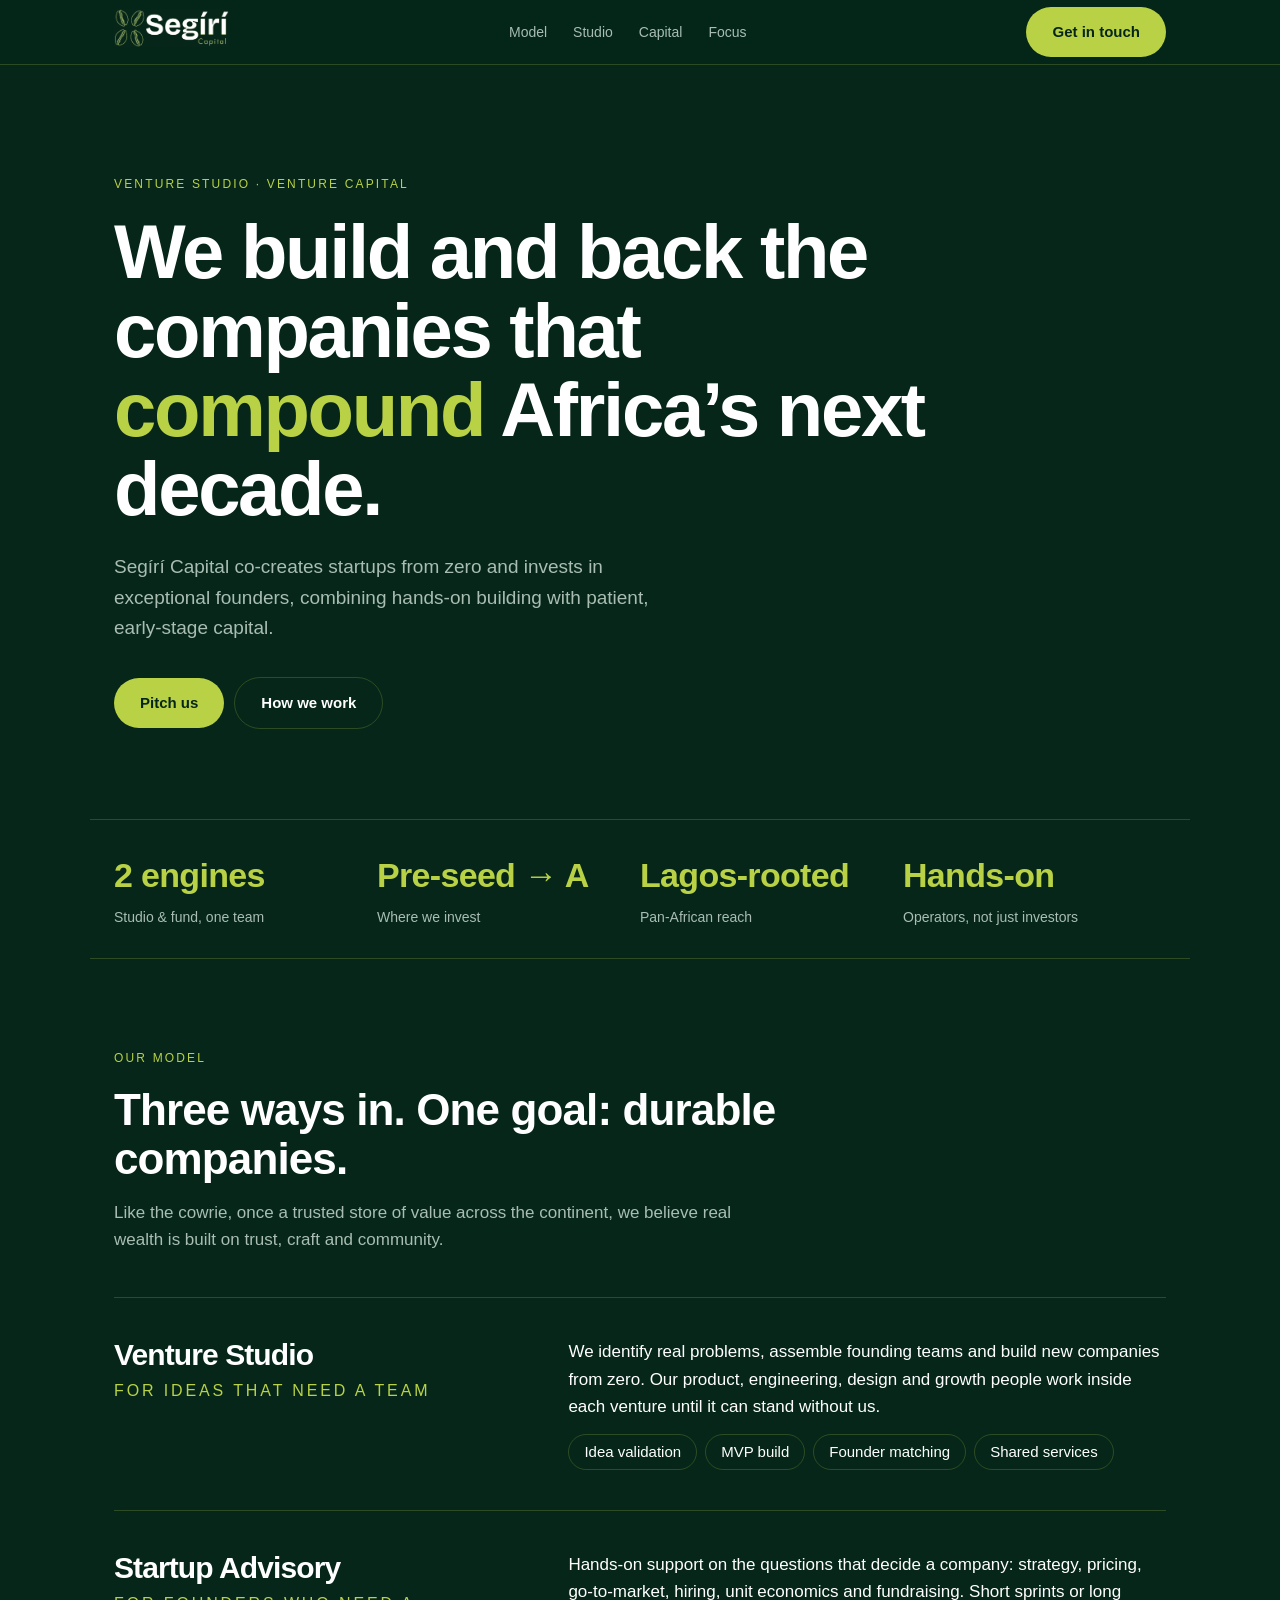
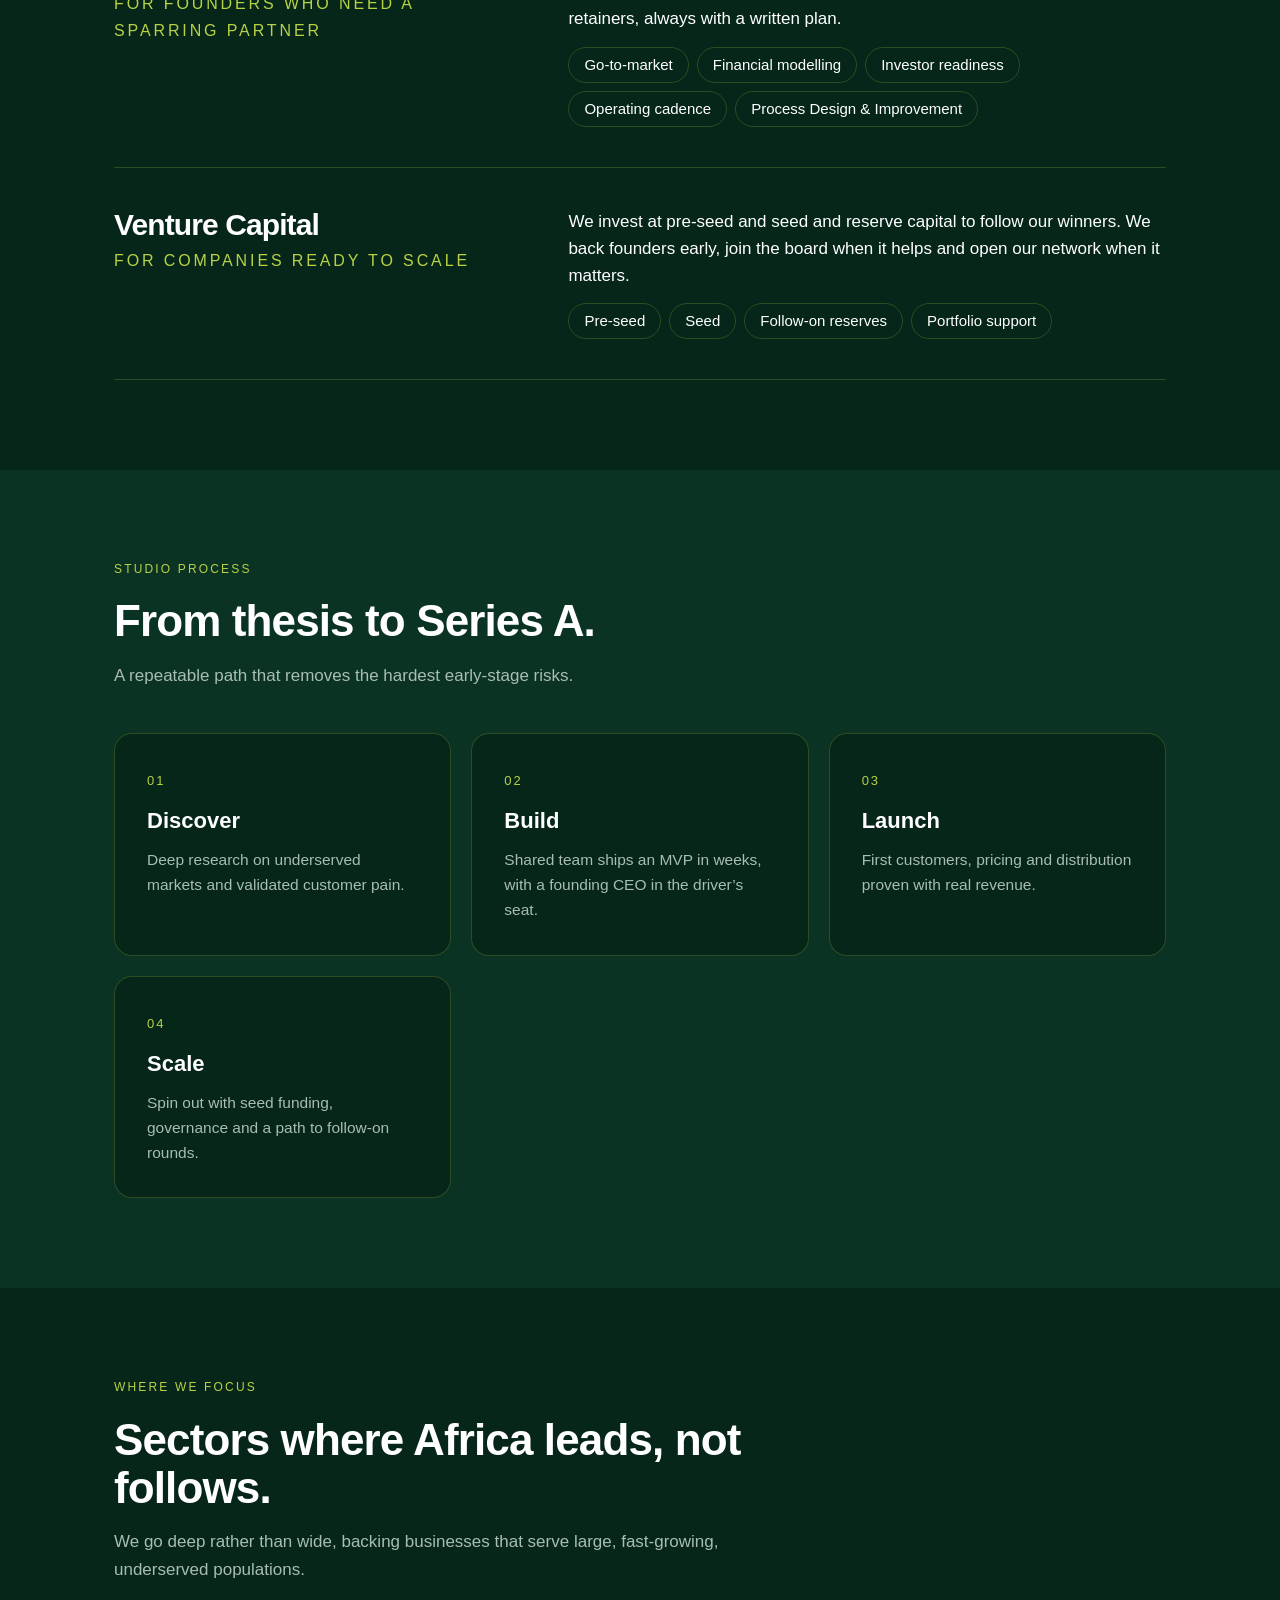
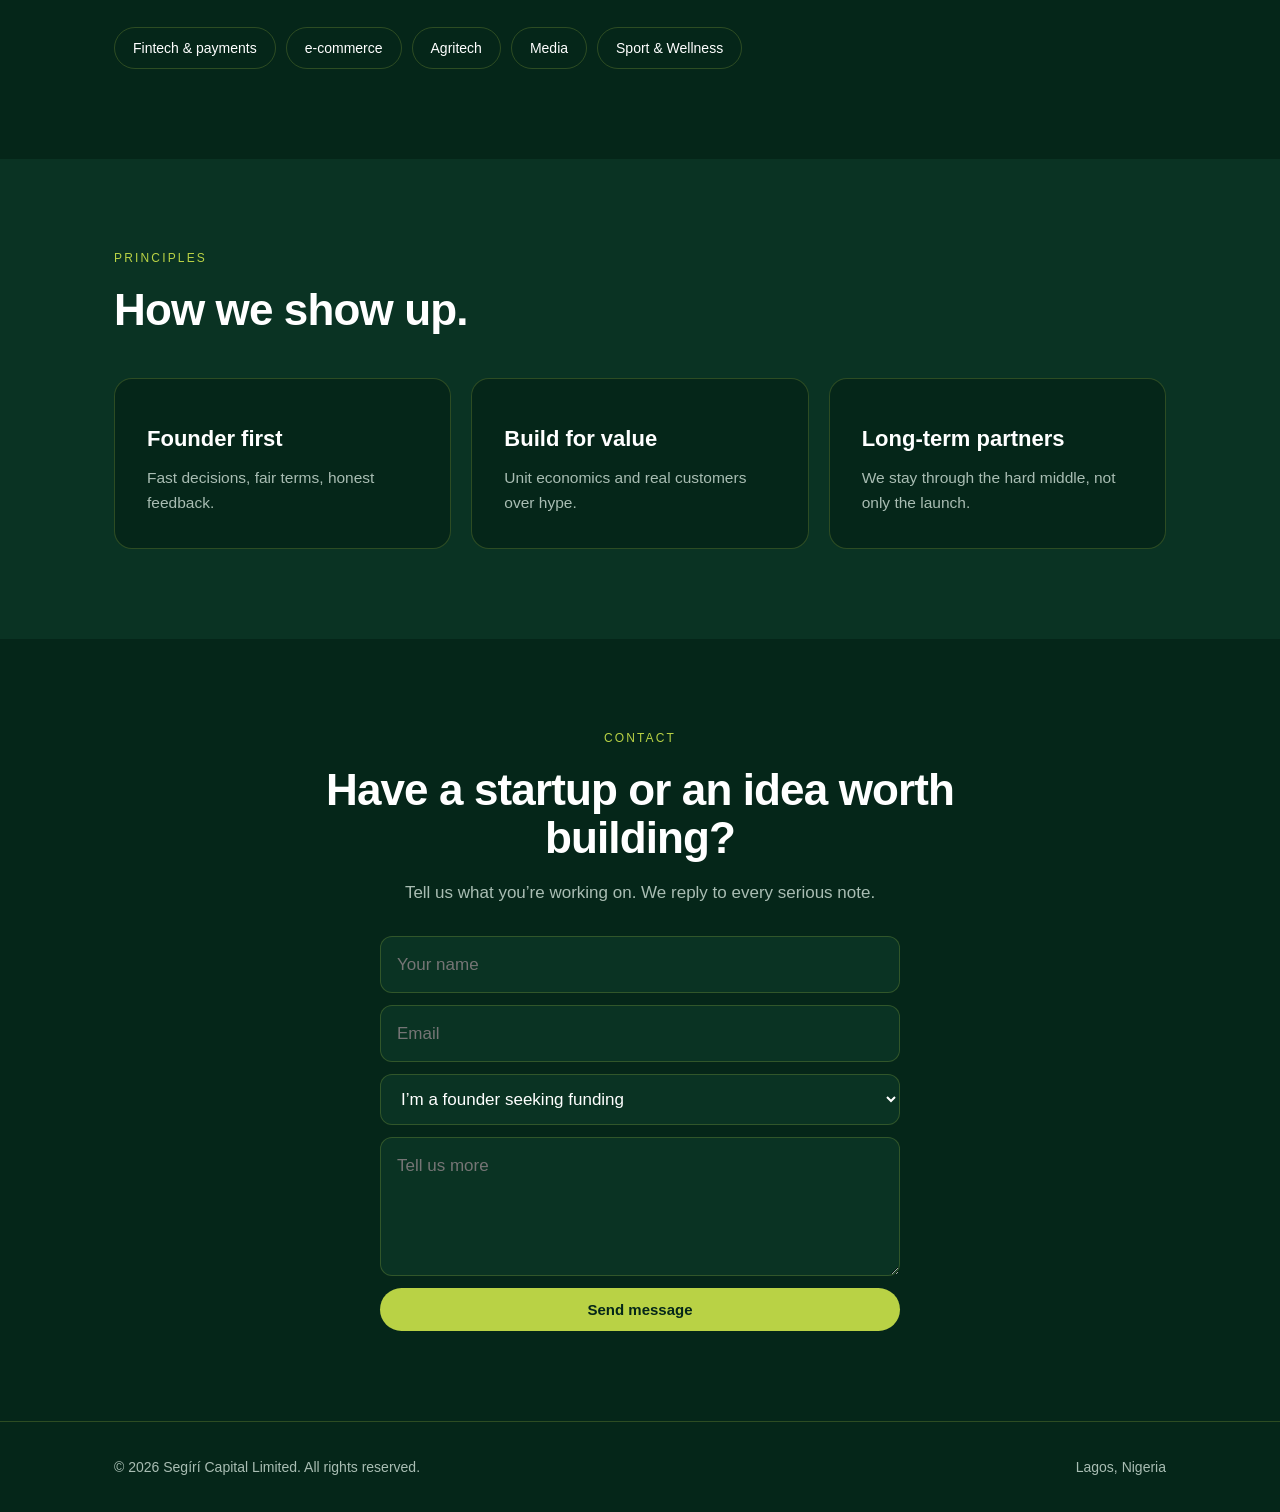
<file: index.html>
<!DOCTYPE html>
<html lang="en">

<head>
    <meta charset="utf-8">
    <meta name="viewport" content="width=device-width, initial-scale=1, viewport-fit=cover">
    <title>Segírí Capital — Venture Studio & Venture Capital</title>
    <link rel="stylesheet" href="css/style.css">

</head>

<body>
    <nav>
        <div class="w"><a href="#top"><img
                    src="[data-uri]"
                    alt="Segírí Capital"></a>
            <ul>
                <li><a href="#model">Model</a></li>
                <li><a href="#studio">Studio</a></li>
                <li><a href="#capital">Capital</a></li>
                <li><a href="#focus">Focus</a></li>
            </ul><a class="btn" href="#contact">Get in touch</a>
        </div>
    </nav>
    <header class="hero" id="top">
        <div class="w">
            <div class="tag">Venture studio · Venture capital</div>
            <h1>We build and back the companies that <em>compound</em> Africa’s next decade.</h1>
            <p>Segírí Capital co-creates startups from zero and invests in exceptional founders, combining hands-on
                building with patient, early-stage capital.</p>
            <a class="btn" href="#contact">Pitch us</a><a class="btn o" href="#model">How we work</a>
        </div>
    </header>
    <div class="w stats">
        <div><b>2 engines</b><span>Studio &amp; fund, one team</span></div>
        <div><b>Pre-seed → A</b><span>Where we invest</span></div>
        <div><b>Lagos-rooted</b><span>Pan-African reach</span></div>
        <div><b>Hands-on</b><span>Operators, not just investors</span></div>
    </div>
    <section id="model">
        <div class="w">
            <div class="tag">Our model</div>
            <h2>Three ways in. One goal: durable companies.</h2>
            <p class="lead">Like the cowrie, once a trusted store of value across the continent, we believe real wealth
                is built on trust, craft and community.</p>
            <!-- <div class="g">
                <div class="card" id="studio">
                    <div class="n">VENTURE STUDIO</div>
                    <h3>We build with you</h3>
                    <p>We originate ideas from real market gaps, recruit founding CEOs, and supply product, engineering,
                        design, legal and go-to-market support until the company stands on its own.</p>
                </div>
                <div class="card" id="advisory">
                    <div class="n">Growth Advisory</div>
                    <h3>Help you build better</h3>
                    <p>Hands-on support on the questions that decide a company: strategy, pricing, go-to-market, hiring,
                        unit economics and fundraising. Short sprints or long retainers, always with a written plan.</p>
                    <ul>
                        <li>Go-to-market</li>
                        <li>Financial modelling</li>
                        <li>Investor readiness</li>
                        <li>Operating cadence</li>
                    </ul>
                </div>
                <div class="card" id="capital">
                    <div class="n">VENTURE CAPITAL</div>
                    <h3>We back what you’ve built</h3>
                    <p>Early-stage cheques with follow-on reserves, plus a network of operators, customers and
                        co-investors to help you scale across markets.</p>
                </div>
            </div> -->

            <div class="rows">
                <div class="row">
                    <div>
                        <h3>Venture Studio</h3><span class="tag">For ideas that need a team</span>
                    </div>
                    <div>
                        <p>We identify real problems, assemble founding teams and build new companies from zero. Our
                            product, engineering, design and growth people work inside each venture until it can stand
                            without us.</p>
                        <ul>
                            <li>Idea validation</li>
                            <li>MVP build</li>
                            <li>Founder matching</li>
                            <li>Shared services</li>
                        </ul>
                    </div>
                </div>
                <div class="row">
                    <div>
                        <h3>Startup Advisory</h3><span class="tag">For founders who need a sparring partner</span>
                    </div>
                    <div>
                        <p>Hands-on support on the questions that decide a company: strategy, pricing, go-to-market,
                            hiring, unit economics and fundraising. Short sprints or long retainers, always with a
                            written plan.</p>
                        <ul>
                            <li>Go-to-market</li>
                            <li>Financial modelling</li>
                            <li>Investor readiness</li>
                            <li>Operating cadence</li>
                            <li>Process Design & Improvement</li>
                        </ul>
                    </div>
                </div>
                <div class="row">
                    <div>
                        <h3>Venture Capital</h3><span class="tag">For companies ready to scale</span>
                    </div>
                    <div>
                        <p>We invest at pre-seed and seed and reserve capital to follow our winners. We back founders
                            early, join the board when it helps and open our network when it matters.</p>
                        <ul>
                            <li>Pre-seed</li>
                            <li>Seed</li>
                            <li>Follow-on reserves</li>
                            <li>Portfolio support</li>
                        </ul>
                    </div>
                </div>
            </div>
        </div>

    </section>
    <section class="alt">
        <div class="w">
            <div class="tag">Studio process</div>
            <h2>From thesis to Series A.</h2>
            <p class="lead">A repeatable path that removes the hardest early-stage risks.</p>
            <div class="g steps">
                <div class="card">
                    <h3>Discover</h3>
                    <p>Deep research on underserved markets and validated customer pain.</p>
                </div>
                <div class="card">
                    <h3>Build</h3>
                    <p>Shared team ships an MVP in weeks, with a founding CEO in the driver’s seat.</p>
                </div>
                <div class="card">
                    <h3>Launch</h3>
                    <p>First customers, pricing and distribution proven with real revenue.</p>
                </div>
                <div class="card">
                    <h3>Scale</h3>
                    <p>Spin out with seed funding, governance and a path to follow-on rounds.</p>
                </div>
            </div>
        </div>
    </section>
    <section id="focus">
        <div class="w">
            <div class="tag">Where we focus</div>
            <h2>Sectors where Africa leads, not follows.</h2>
            <p class="lead">We go deep rather than wide, backing businesses that serve large, fast-growing, underserved
                populations.</p>
            <div class="chips"><span>Fintech &amp; payments</span><span>e-commerce</span><span>Agritech
                </span><span>Media</span><span>Sport & Wellness</span></div>
        </div>
    </section>
    <section class="alt">
        <div class="w">
            <div class="tag">Principles</div>
            <h2>How we show up.</h2><br>
            <div class="g">
                <div class="card">
                    <h3>Founder first</h3>
                    <p>Fast decisions, fair terms, honest feedback.</p>
                </div>
                <div class="card">
                    <h3>Build for value</h3>
                    <p>Unit economics and real customers over hype.</p>
                </div>
                <div class="card">
                    <h3>Long-term partners</h3>
                    <p>We stay through the hard middle, not only the launch.</p>
                </div>
            </div>
        </div>
    </section>
    <section class="cta" id="contact">
        <div class="w">
            <div class="tag">Contact</div>
            <h2>Have a startup or an idea worth building?</h2>
            <p class="lead">Tell us what you’re working on. We reply to every serious note.</p>
            <form
                onsubmit="event.preventDefault();this.innerHTML='<p style=&quot;text-align:center;color:#b9d245&quot;>Thank you — we’ll be in touch soon.</p>'">
                <input required placeholder="Your name"><input required type="email" placeholder="Email"><select>
                    <option>I’m a founder seeking funding</option>
                    <option>I’m a founder seeking guidance for growth</option>
                    <option>I have an idea for the studio</option>
                    <option>I’m an investor / LP</option>
                    <option>Something else</option>
                </select><textarea rows="4" placeholder="Tell us more"></textarea><button class="btn"
                    style="border:0;cursor:pointer">Send message</button>
            </form>
        </div>
    </section>
    <footer>
        <div class="w"><span>© 2026 Segírí Capital Limited. All rights reserved.</span><span>Lagos, Nigeria</span></div>
    </footer>
</body>

</html>
</file>
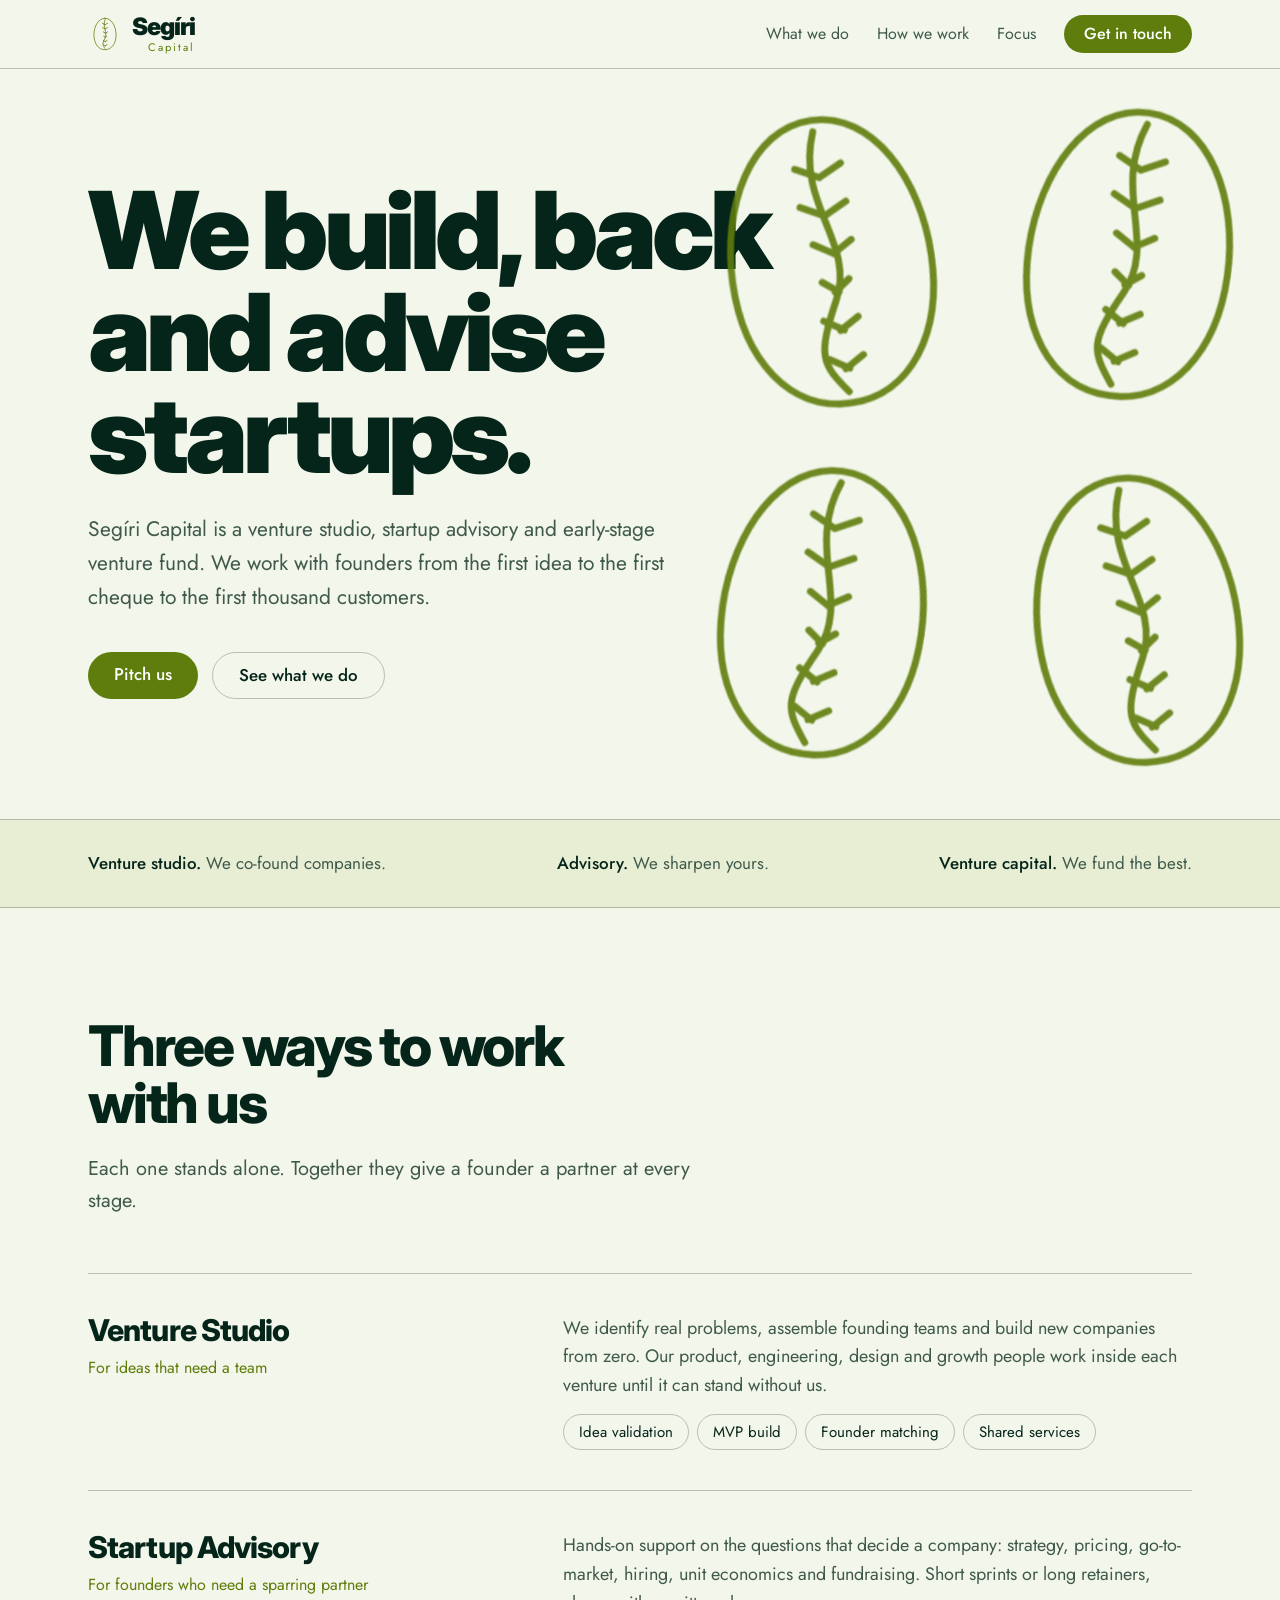
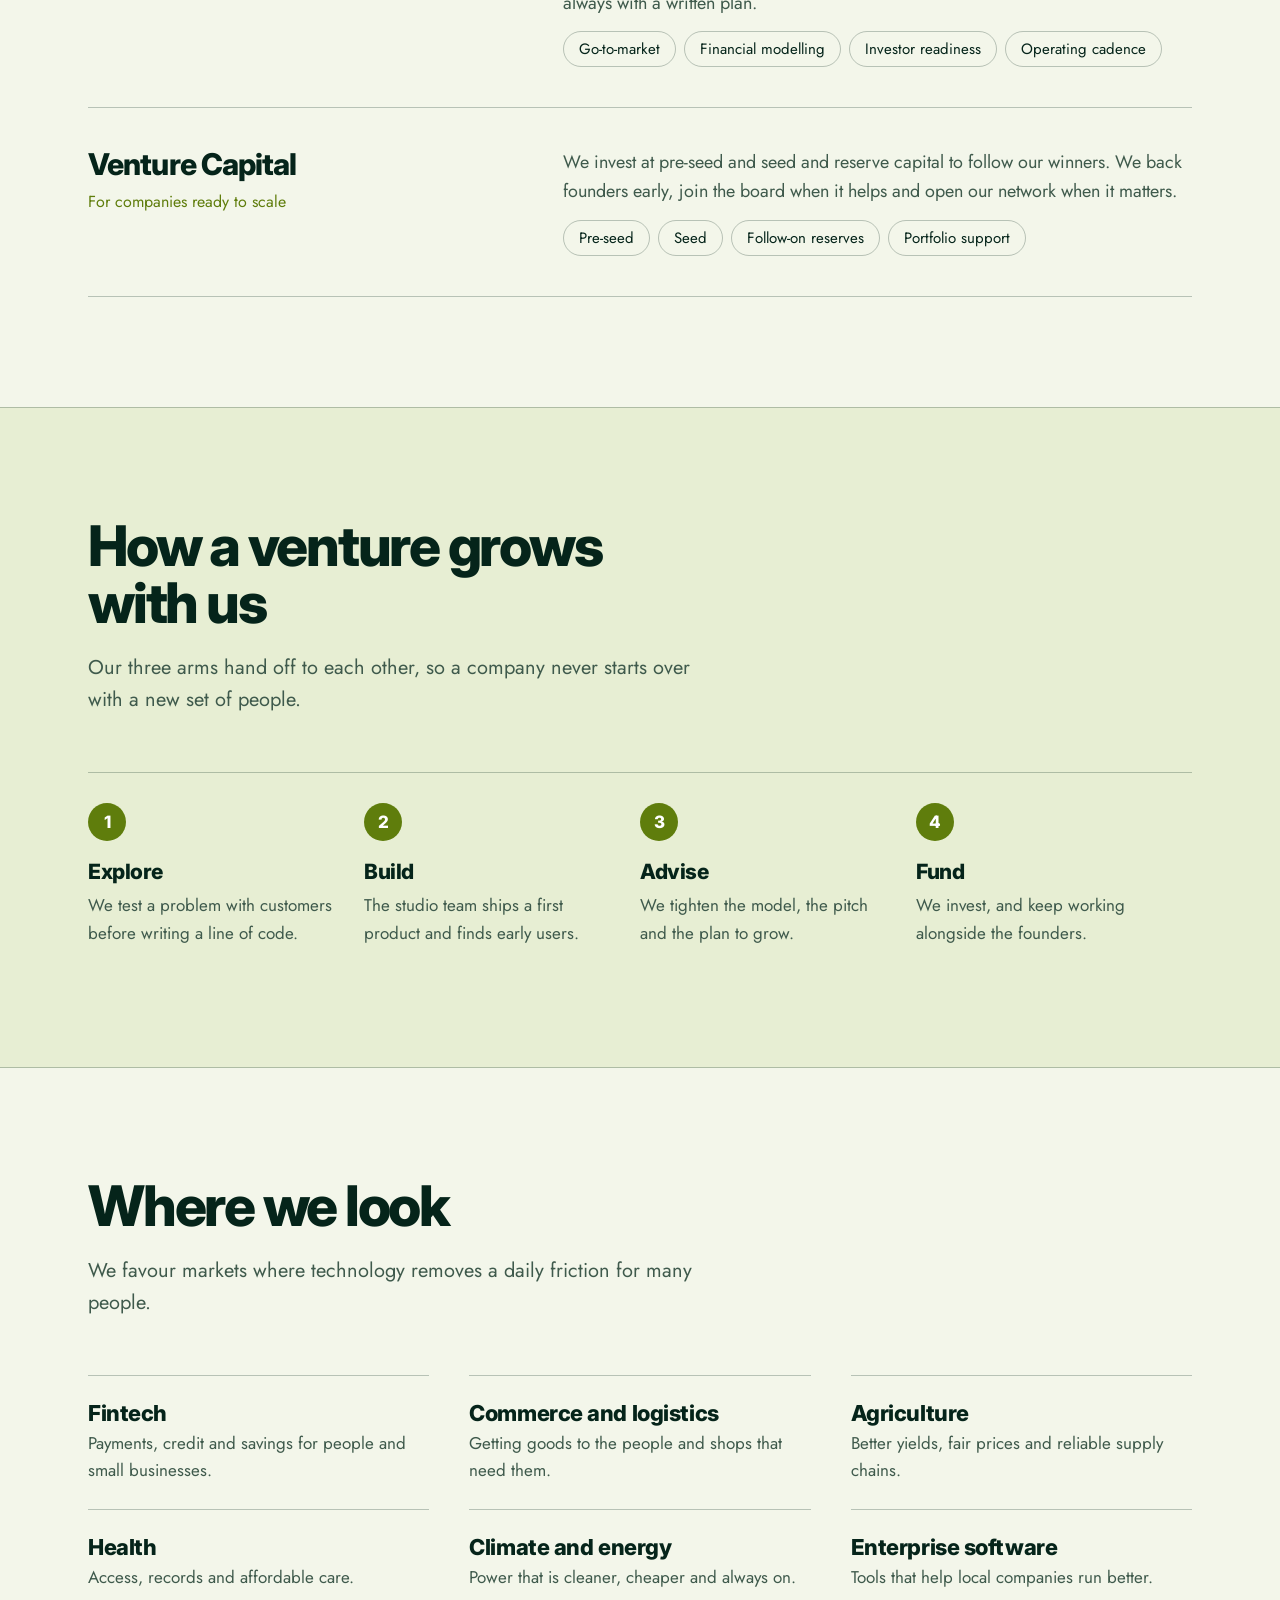
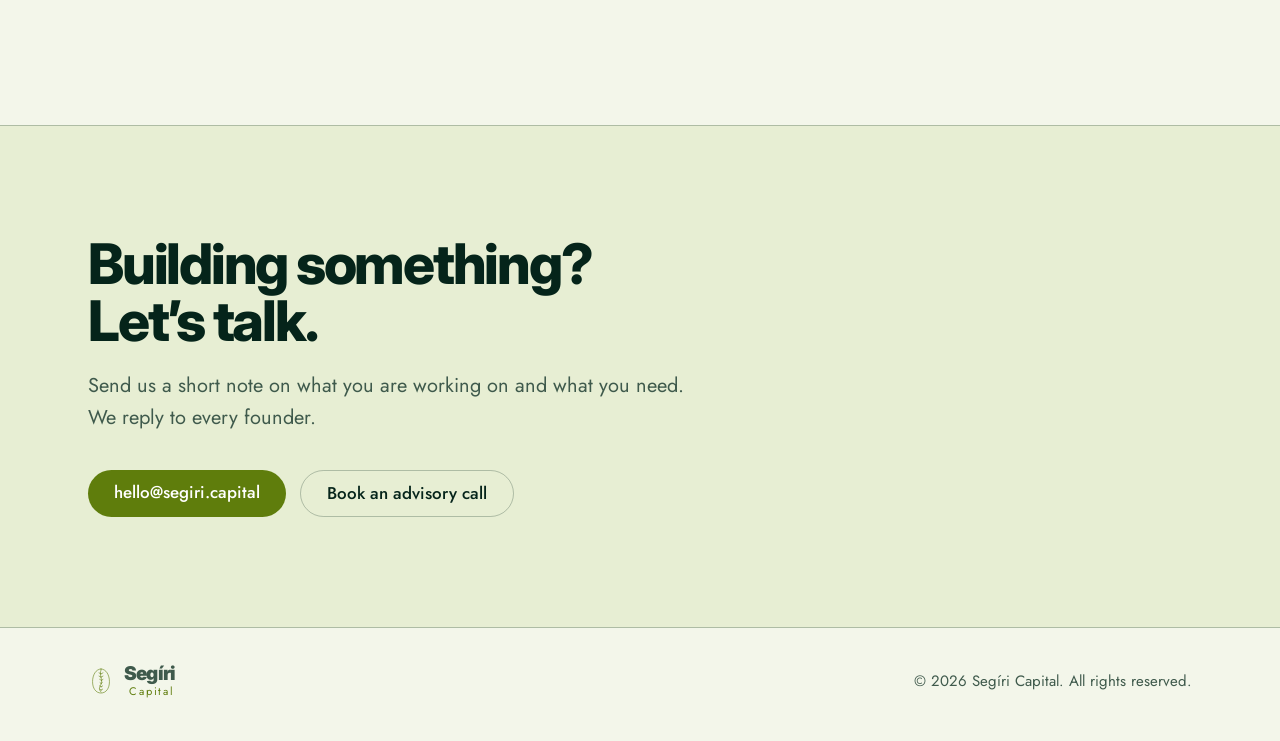
<file: Segíri Capital.html>
<!DOCTYPE html>
<html lang="en">

<head>
  <meta charset="utf-8">
  <meta name="viewport" content="width=device-width, initial-scale=1, viewport-fit=cover">
  <title>Segíri Capital | Venture studio, advisory and venture capital</title>
  <link rel="preconnect" href="https://fonts.googleapis.com">
  <link
    href="https://fonts.googleapis.com/css2?family=Jost:wght@300;400;500&family=Inter:wght@400;500;800;900&display=swap"
    rel="stylesheet">
  <style>
    :root {
      --bg: #05241a;
      --bg2: #083222;
      --ink: #ffffff;
      --mute: #a9c2b4;
      --lime: #b6d63f;
      --line: rgba(182, 214, 63, .28);
      --on-lime: #05241a;
      --head: "Inter", "Helvetica Neue", Arial, sans-serif;
      --body: "Jost", "Futura", "Century Gothic", sans-serif;
      box-sizing: border-box;
      padding-top: env(safe-area-inset-top, 0px);
      padding-bottom: env(safe-area-inset-bottom, 0px);
    }

    @media (prefers-color-scheme: light) {
      :root:not([data-theme="dark"]) {
        --bg: #f3f6ea;
        --bg2: #e7eed3;
        --ink: #05241a;
        --mute: #3f5a4c;
        --lime: #5f7d0c;
        --line: rgba(5, 36, 26, .25);
        --on-lime: #ffffff
      }
    }

    :root[data-theme="light"] {
      --bg: #f3f6ea;
      --bg2: #e7eed3;
      --ink: #05241a;
      --mute: #3f5a4c;
      --lime: #5f7d0c;
      --line: rgba(5, 36, 26, .25);
      --on-lime: #ffffff
    }

    *,
    *::before,
    *::after {
      box-sizing: inherit
    }

    html {
      height: 100%;
      scroll-padding-top: env(safe-area-inset-top, 0px);
      scroll-behavior: smooth
    }

    body {
      margin: 0;
      background: var(--bg);
      color: var(--ink);
      font: 400 18px/1.6 var(--body);
      -webkit-font-smoothing: antialiased
    }

    body::before {
      content: "";
      position: fixed;
      inset: 0 0 auto;
      height: env(safe-area-inset-top, 0px);
      background: var(--bg);
      z-index: 10
    }

    a {
      color: inherit
    }

    :focus-visible {
      outline: 2px solid var(--lime);
      outline-offset: 3px
    }

    .wrap {
      max-width: 1160px;
      margin: 0 auto;
      padding: 0 28px
    }

    header {
      position: sticky;
      top: env(safe-area-inset-top, 0px);
      z-index: 9;
      background: var(--bg);
      border-bottom: 1px solid var(--line)
    }

    header .wrap {
      display: flex;
      align-items: center;
      justify-content: space-between;
      height: 68px
    }

    .logo {
      display: flex;
      align-items: center;
      gap: 10px;
      text-decoration: none
    }

    .logo svg {
      width: 34px;
      height: 34px;
      color: var(--lime)
    }

    .word {
      font: 900 24px/1 var(--head);
      letter-spacing: -.04em
    }

    .word small {
      display: block;
      font: 400 11px/1 var(--body);
      letter-spacing: .18em;
      color: var(--lime);
      text-align: right;
      margin-top: 3px
    }

    nav {
      display: flex;
      gap: 28px;
      font-size: 16px;
      align-items: center
    }

    nav a {
      text-decoration: none;
      color: var(--mute)
    }

    nav a:hover {
      color: var(--ink)
    }

    .btn {
      display: inline-block;
      background: var(--lime);
      color: var(--on-lime);
      padding: 14px 26px;
      font: 500 17px/1 var(--body);
      text-decoration: none;
      border-radius: 999px
    }

    nav a.btn {
      color: var(--on-lime);
      padding: 11px 20px;
      font-size: 16px
    }

    .btn:hover {
      filter: brightness(1.08)
    }

    .btn.ghost {
      background: none;
      color: var(--ink);
      border: 1px solid var(--line)
    }

    .btn.ghost:hover {
      border-color: var(--lime)
    }

    .hero {
      position: relative;
      overflow: hidden;
      padding: 110px 0 120px
    }

    .hero h1 {
      font: 900 clamp(48px, 8.4vw, 112px)/.95 var(--head);
      letter-spacing: -.045em;
      margin: 0 0 28px;
      max-width: 11ch
    }

    .hero p {
      max-width: 46ch;
      color: var(--mute);
      font-size: 21px;
      margin: 0 0 38px
    }

    .hero .cta,
    .contact .cta {
      display: flex;
      gap: 14px;
      flex-wrap: wrap
    }

    .mark {
      position: absolute;
      right: -40px;
      top: 50%;
      width: min(52vw, 560px);
      transform: translateY(-50%);
      color: var(--lime);
      opacity: .9;
      pointer-events: none
    }

    .mark svg {
      width: 100%;
      height: auto;
      display: block
    }

    .mark .c {
      transform-box: fill-box;
      transform-origin: center
    }

    .hero .wrap {
      position: relative
    }

    @media (max-width:820px) {
      .mark {
        opacity: .14;
        right: -120px;
        width: 420px
      }

      nav a:not(.btn) {
        display: none
      }
    }

    @media (prefers-reduced-motion:no-preference) {
      .mark .c {
        animation: settle 1.4s cubic-bezier(.2, .7, .2, 1) both
      }

      .mark .c:nth-child(2) {
        animation-delay: .12s
      }

      .mark .c:nth-child(3) {
        animation-delay: .24s
      }

      .mark .c:nth-child(4) {
        animation-delay: .36s
      }

      @keyframes settle {
        from {
          opacity: 0;
          transform: translateY(30px) rotate(25deg)
        }
      }
    }

    .band {
      background: var(--bg2);
      border-block: 1px solid var(--line);
      padding: 30px 0
    }

    .band .wrap {
      display: flex;
      gap: 18px 48px;
      flex-wrap: wrap;
      justify-content: space-between;
      color: var(--mute);
      font-size: 17px
    }

    .band b {
      color: var(--ink);
      font-weight: 500
    }

    section {
      padding: 110px 0
    }

    h2 {
      font: 800 clamp(34px, 4.6vw, 56px)/1.02 var(--head);
      letter-spacing: -.04em;
      margin: 0 0 20px;
      max-width: 16ch
    }

    .lede {
      color: var(--mute);
      max-width: 52ch;
      margin: 0 0 56px;
      font-size: 20px
    }

    .rows {
      border-top: 1px solid var(--line)
    }

    .row {
      display: grid;
      grid-template-columns: minmax(0, 1fr) minmax(0, 1.5fr);
      gap: 20px 56px;
      padding: 40px 0;
      border-bottom: 1px solid var(--line)
    }

    .row h3 {
      font: 800 30px/1.1 var(--head);
      letter-spacing: -.03em;
      margin: 0 0 6px
    }

    .row .tag {
      color: var(--lime);
      font-size: 16px
    }

    .row p {
      margin: 0 0 14px;
      color: var(--mute)
    }

    .row ul {
      margin: 0;
      padding: 0;
      list-style: none;
      display: flex;
      flex-wrap: wrap;
      gap: 8px
    }

    .row li {
      border: 1px solid var(--line);
      border-radius: 999px;
      padding: 5px 15px;
      font-size: 15px
    }

    @media (max-width:820px) {
      .row {
        grid-template-columns: 1fr
      }
    }

    .steps {
      display: grid;
      grid-template-columns: repeat(4, 1fr);
      counter-reset: s;
      border-top: 1px solid var(--line)
    }

    .steps div {
      padding: 30px 26px 10px 0
    }

    .steps div::before {
      counter-increment: s;
      content: counter(s);
      display: grid;
      place-items: center;
      width: 38px;
      height: 38px;
      border-radius: 50%;
      background: var(--lime);
      color: var(--on-lime);
      font: 800 17px var(--head);
      margin-bottom: 18px
    }

    .steps h4 {
      font: 800 21px/1.2 var(--head);
      letter-spacing: -.02em;
      margin: 0 0 8px
    }

    .steps p {
      margin: 0;
      color: var(--mute);
      font-size: 17px
    }

    @media (max-width:900px) {
      .steps {
        grid-template-columns: 1fr 1fr
      }
    }

    @media (max-width:520px) {
      .steps {
        grid-template-columns: 1fr
      }
    }

    .alt {
      background: var(--bg2);
      border-block: 1px solid var(--line)
    }

    .sectors {
      display: grid;
      grid-template-columns: repeat(3, 1fr);
      gap: 0 40px
    }

    .sectors div {
      padding: 24px 0;
      border-top: 1px solid var(--line)
    }

    .sectors h4 {
      font: 800 22px/1.2 var(--head);
      letter-spacing: -.02em;
      margin: 0 0 4px
    }

    .sectors p {
      margin: 0;
      color: var(--mute);
      font-size: 17px
    }

    @media (max-width:820px) {
      .sectors {
        grid-template-columns: 1fr
      }
    }

    .contact h2 {
      max-width: 14ch
    }

    .contact .lede {
      margin-bottom: 36px
    }

    footer {
      padding: 36px 0 44px;
      color: var(--mute);
      font-size: 15px
    }

    footer .wrap {
      display: flex;
      justify-content: space-between;
      gap: 18px;
      flex-wrap: wrap;
      align-items: center
    }
  </style>
</head>

<body>
  <svg width="0" height="0" style="position:absolute" aria-hidden="true">
    <symbol id="cowrie" viewBox="0 0 60 80" fill="none" stroke="currentColor" stroke-width="1.8" stroke-linecap="round"
      stroke-linejoin="round">
      <path d="M30 3C14 3 4 22 4 42s10 35 26 35 26-15 26-35S46 3 30 3z" />
      <path d="M30 6C23 24 37 36 30 50S24 66 30 74" />
      <path
        d="M24 15l6 3M24 25l6 3M26 35l5 3M27 45l4 3M26 55l5 3M26 65l5 3M36 15l-6 3M36 25l-6 3M36 35l-5 3M34 45l-4 3M35 55l-5 3M35 65l-5 3" />
    </symbol>
  </svg>

  <header>
    <div class="wrap">
      <a class="logo" href="#top" aria-label="Segíri Capital home">
        <svg viewBox="0 0 60 80">
          <use href="#cowrie" />
        </svg>
        <span class="word">Segíri<small>Capital</small></span>
      </a>
      <nav aria-label="Main">
        <a href="#what">What we do</a><a href="#how">How we work</a><a href="#focus">Focus</a>
        <a class="btn" href="#contact">Get in touch</a>
      </nav>
    </div>
  </header>

  <main id="top">
    <div class="hero">
      <div class="wrap">
        <h1>We build, back and advise startups.</h1>
        <p>Segíri Capital is a venture studio, startup advisory and early-stage venture fund. We work with founders from
          the first idea to the first cheque to the first thousand customers.</p>
        <div class="cta"><a class="btn" href="#contact">Pitch us</a><a class="btn ghost" href="#what">See what we do</a>
        </div>
        <div class="mark" aria-hidden="true">
          <svg viewBox="0 0 150 190">
            <g class="c">
              <use href="#cowrie" x="4" y="6" width="62" height="83" transform="rotate(-8 35 47)" />
            </g>
            <g class="c">
              <use href="#cowrie" x="84" y="4" width="62" height="83" transform="rotate(8 115 45)" />
            </g>
            <g class="c">
              <use href="#cowrie" x="2" y="100" width="62" height="83" transform="rotate(8 33 141)" />
            </g>
            <g class="c">
              <use href="#cowrie" x="86" y="102" width="62" height="83" transform="rotate(-8 117 143)" />
            </g>
          </svg>
        </div>
      </div>
    </div>

    <div class="band">
      <div class="wrap">
        <span><b>Venture studio.</b> We co-found companies.</span>
        <span><b>Advisory.</b> We sharpen yours.</span>
        <span><b>Venture capital.</b> We fund the best.</span>
      </div>
    </div>

    <section id="what">
      <div class="wrap">
        <h2>Three ways to work with us</h2>
        <p class="lede">Each one stands alone. Together they give a founder a partner at every stage.</p>
        <div class="rows">
          <div class="row">
            <div>
              <h3>Venture Studio</h3><span class="tag">For ideas that need a team</span>
            </div>
            <div>
              <p>We identify real problems, assemble founding teams and build new companies from zero. Our product,
                engineering, design and growth people work inside each venture until it can stand without us.</p>
              <ul>
                <li>Idea validation</li>
                <li>MVP build</li>
                <li>Founder matching</li>
                <li>Shared services</li>
              </ul>
            </div>
          </div>
          <div class="row">
            <div>
              <h3>Startup Advisory</h3><span class="tag">For founders who need a sparring partner</span>
            </div>
            <div>
              <p>Hands-on support on the questions that decide a company: strategy, pricing, go-to-market, hiring, unit
                economics and fundraising. Short sprints or long retainers, always with a written plan.</p>
              <ul>
                <li>Go-to-market</li>
                <li>Financial modelling</li>
                <li>Investor readiness</li>
                <li>Operating cadence</li>
              </ul>
            </div>
          </div>
          <div class="row">
            <div>
              <h3>Venture Capital</h3><span class="tag">For companies ready to scale</span>
            </div>
            <div>
              <p>We invest at pre-seed and seed and reserve capital to follow our winners. We back founders early, join
                the board when it helps and open our network when it matters.</p>
              <ul>
                <li>Pre-seed</li>
                <li>Seed</li>
                <li>Follow-on reserves</li>
                <li>Portfolio support</li>
              </ul>
            </div>
          </div>
        </div>
      </div>
    </section>

    <section id="how" class="alt">
      <div class="wrap">
        <h2>How a venture grows with us</h2>
        <p class="lede">Our three arms hand off to each other, so a company never starts over with a new set of people.
        </p>
        <div class="steps">
          <div>
            <h4>Explore</h4>
            <p>We test a problem with customers before writing a line of code.</p>
          </div>
          <div>
            <h4>Build</h4>
            <p>The studio team ships a first product and finds early users.</p>
          </div>
          <div>
            <h4>Advise</h4>
            <p>We tighten the model, the pitch and the plan to grow.</p>
          </div>
          <div>
            <h4>Fund</h4>
            <p>We invest, and keep working alongside the founders.</p>
          </div>
        </div>
      </div>
    </section>

    <section id="focus">
      <div class="wrap">
        <h2>Where we look</h2>
        <p class="lede">We favour markets where technology removes a daily friction for many people.</p>
        <div class="sectors">
          <div>
            <h4>Fintech</h4>
            <p>Payments, credit and savings for people and small businesses.</p>
          </div>
          <div>
            <h4>Commerce and logistics</h4>
            <p>Getting goods to the people and shops that need them.</p>
          </div>
          <div>
            <h4>Agriculture</h4>
            <p>Better yields, fair prices and reliable supply chains.</p>
          </div>
          <div>
            <h4>Health</h4>
            <p>Access, records and affordable care.</p>
          </div>
          <div>
            <h4>Climate and energy</h4>
            <p>Power that is cleaner, cheaper and always on.</p>
          </div>
          <div>
            <h4>Enterprise software</h4>
            <p>Tools that help local companies run better.</p>
          </div>
        </div>
      </div>
    </section>

    <section id="contact" class="contact alt">
      <div class="wrap">
        <h2>Building something? Let’s talk.</h2>
        <p class="lede">Send us a short note on what you are working on and what you need. We reply to every founder.
        </p>
        <div class="cta"><a class="btn" href="mailto:hello@segiri.capital">hello@segiri.capital</a><a class="btn ghost"
            href="mailto:hello@segiri.capital?subject=Advisory%20enquiry">Book an advisory call</a></div>
      </div>
    </section>
  </main>

  <footer>
    <div class="wrap">
      <a class="logo" href="#top"><svg viewBox="0 0 60 80" style="width:26px;height:26px">
          <use href="#cowrie" />
        </svg><span class="word" style="font-size:19px">Segíri<small>Capital</small></span></a>
      <span>© 2026 Segíri Capital. All rights reserved.</span>
    </div>
  </footer>
</body>

</html>
</file>
<file: css/style.css>
:root {
    --bg: #052619;
    --bg2: #0a3323;
    --ink: #fff;
    --mut: #a9bdb3;
    --lime: #b9d245;
    --line: rgba(185, 210, 69, .22);
    --head: "Inter", "Helvetica Neue", Arial, sans-serif;
    box-sizing: border-box;
    padding-top: env(safe-area-inset-top, 0px);
    padding-bottom: env(safe-area-inset-bottom, 0px)
}

@media(prefers-color-scheme:dark) {
    :root:not([data-theme="light"]) {
        --bg: #052619
    }
}

* {
    box-sizing: border-box;
    margin: 0
}

html {
    scroll-behavior: smooth;
    scroll-padding-top: 70px
}

body {
    background: var(--bg);
    color: var(--ink);
    font: 17px/1.6 "Helvetica Neue", Arial, sans-serif
}

a {
    color: inherit;
    text-decoration: none
}

.w {
    max-width: 1100px;
    margin: auto;
    padding: 0 24px
}

nav {
    position: sticky;
    top: env(safe-area-inset-top, 0px);
    z-index: 9;
    background: rgba(5, 38, 25, .92);
    backdrop-filter: blur(8px);
    border-bottom: 1px solid var(--line)
}

nav .w {
    display: flex;
    align-items: center;
    justify-content: space-between;
    height: 64px
}

nav img {
    height: 38px
}

nav ul {
    display: flex;
    gap: 26px;
    list-style: none;
    padding: 0;
    font-size: 14px;
    color: var(--mut)
}

nav ul a:hover {
    color: var(--lime)
}

.btn {
    display: inline-block;
    background: var(--lime);
    color: var(--bg);
    font-weight: 700;
    padding: 13px 26px;
    border-radius: 999px;
    font-size: 15px
}

.btn.o {
    background: none;
    color: var(--ink);
    border: 1px solid var(--line);
    margin-left: 10px
}

.hero {
    padding: 110px 0 90px
}

.tag {
    color: var(--lime);
    letter-spacing: .18em;
    font-size: 12px;
    text-transform: uppercase;
    margin-bottom: 18px
}

h1 {
    font-size: clamp(38px, 7vw, 76px);
    line-height: 1.04;
    letter-spacing: -.03em;
    max-width: 880px;
    margin-bottom: 24px
}

h1 em {
    font-style: normal;
    color: var(--lime)
}

.hero p {
    color: var(--mut);
    max-width: 560px;
    margin-bottom: 34px;
    font-size: 19px
}

.stats {
    display: grid;
    grid-template-columns: repeat(auto-fit, minmax(180px, 1fr));
    border-top: 1px solid var(--line);
    border-bottom: 1px solid var(--line)
}

.stats div {
    padding: 28px 24px 28px 0
}

.stats b {
    display: block;
    font-size: 34px;
    color: var(--lime);
    letter-spacing: -.02em
}

.stats span {
    color: var(--mut);
    font-size: 14px
}

section {
    padding: 90px 0
}

h2 {
    font-size: clamp(28px, 4vw, 44px);
    letter-spacing: -.02em;
    line-height: 1.1;
    margin-bottom: 16px;
    max-width: 700px
}

.lead {
    color: var(--mut);
    max-width: 620px;
    margin-bottom: 44px
}

.g {
    display: grid;
    grid-template-columns: repeat(auto-fit, minmax(290px, 1fr));
    gap: 20px
}

.card {
    background: var(--bg2);
    border: 1px solid var(--line);
    border-radius: 18px;
    padding: 32px
}

.card h3 {
    font-size: 22px;
    margin: 10px 0
}

.card p {
    color: var(--mut);
    font-size: 15.5px
}

.n {
    color: var(--lime);
    font-size: 13px;
    letter-spacing: .15em
}

.alt {
    background: var(--bg2)
}

.alt .card {
    background: var(--bg)
}

.steps {
    counter-reset: s
}

.steps .card {
    position: relative
}

.steps .card:before {
    counter-increment: s;
    content: "0" counter(s);
    color: var(--lime);
    font-size: 13px;
    letter-spacing: .15em
}

.chips {
    display: flex;
    flex-wrap: wrap;
    gap: 10px;
    margin-top: 8px
}

.chips span {
    border: 1px solid var(--line);
    border-radius: 999px;
    padding: 9px 18px;
    font-size: 14px
}

.cta {
    text-align: center
}

.cta h2 {
    margin: 0 auto 16px
}

.cta .lead {
    margin: 0 auto 30px
}

form {
    max-width: 520px;
    margin: 0 auto;
    display: grid;
    gap: 12px;
    text-align: left
}

input,
select,
textarea {
    width: 100%;
    background: var(--bg2);
    border: 1px solid var(--line);
    color: var(--ink);
    padding: 14px 16px;
    border-radius: 12px;
    font: inherit
}

footer {
    border-top: 1px solid var(--line);
    padding: 34px 0;
    color: var(--mut);
    font-size: 14px
}

footer .w {
    display: flex;
    justify-content: space-between;
    flex-wrap: wrap;
    gap: 12px
}

.rows {
    border-top: 1px solid var(--line)
}

.row {
    display: grid;
    grid-template-columns: minmax(0, 1fr) minmax(0, 1.5fr);
    gap: 20px 56px;
    padding: 40px 0;
    border-bottom: 1px solid var(--line)
}

.row h3 {
    font: 800 30px/1.1 var(--head);
    letter-spacing: -.03em;
    margin: 0 0 6px
}

.row .tag {
    color: var(--lime);
    font-size: 16px
}

.row p {
    margin: 0 0 14px;
    color: var(--mute)
}

.row ul {
    margin: 0;
    padding: 0;
    list-style: none;
    display: flex;
    flex-wrap: wrap;
    gap: 8px
}

.row li {
    border: 1px solid var(--line);
    border-radius: 999px;
    padding: 5px 15px;
    font-size: 15px
}

@media(max-width:700px) {
    nav ul {
        display: none
    }

    .hero {
        padding: 70px 0 60px
    }

    section {
        padding: 64px 0
    }

    .btn.o {
        margin: 12px 0 0
    }
}
</file>
